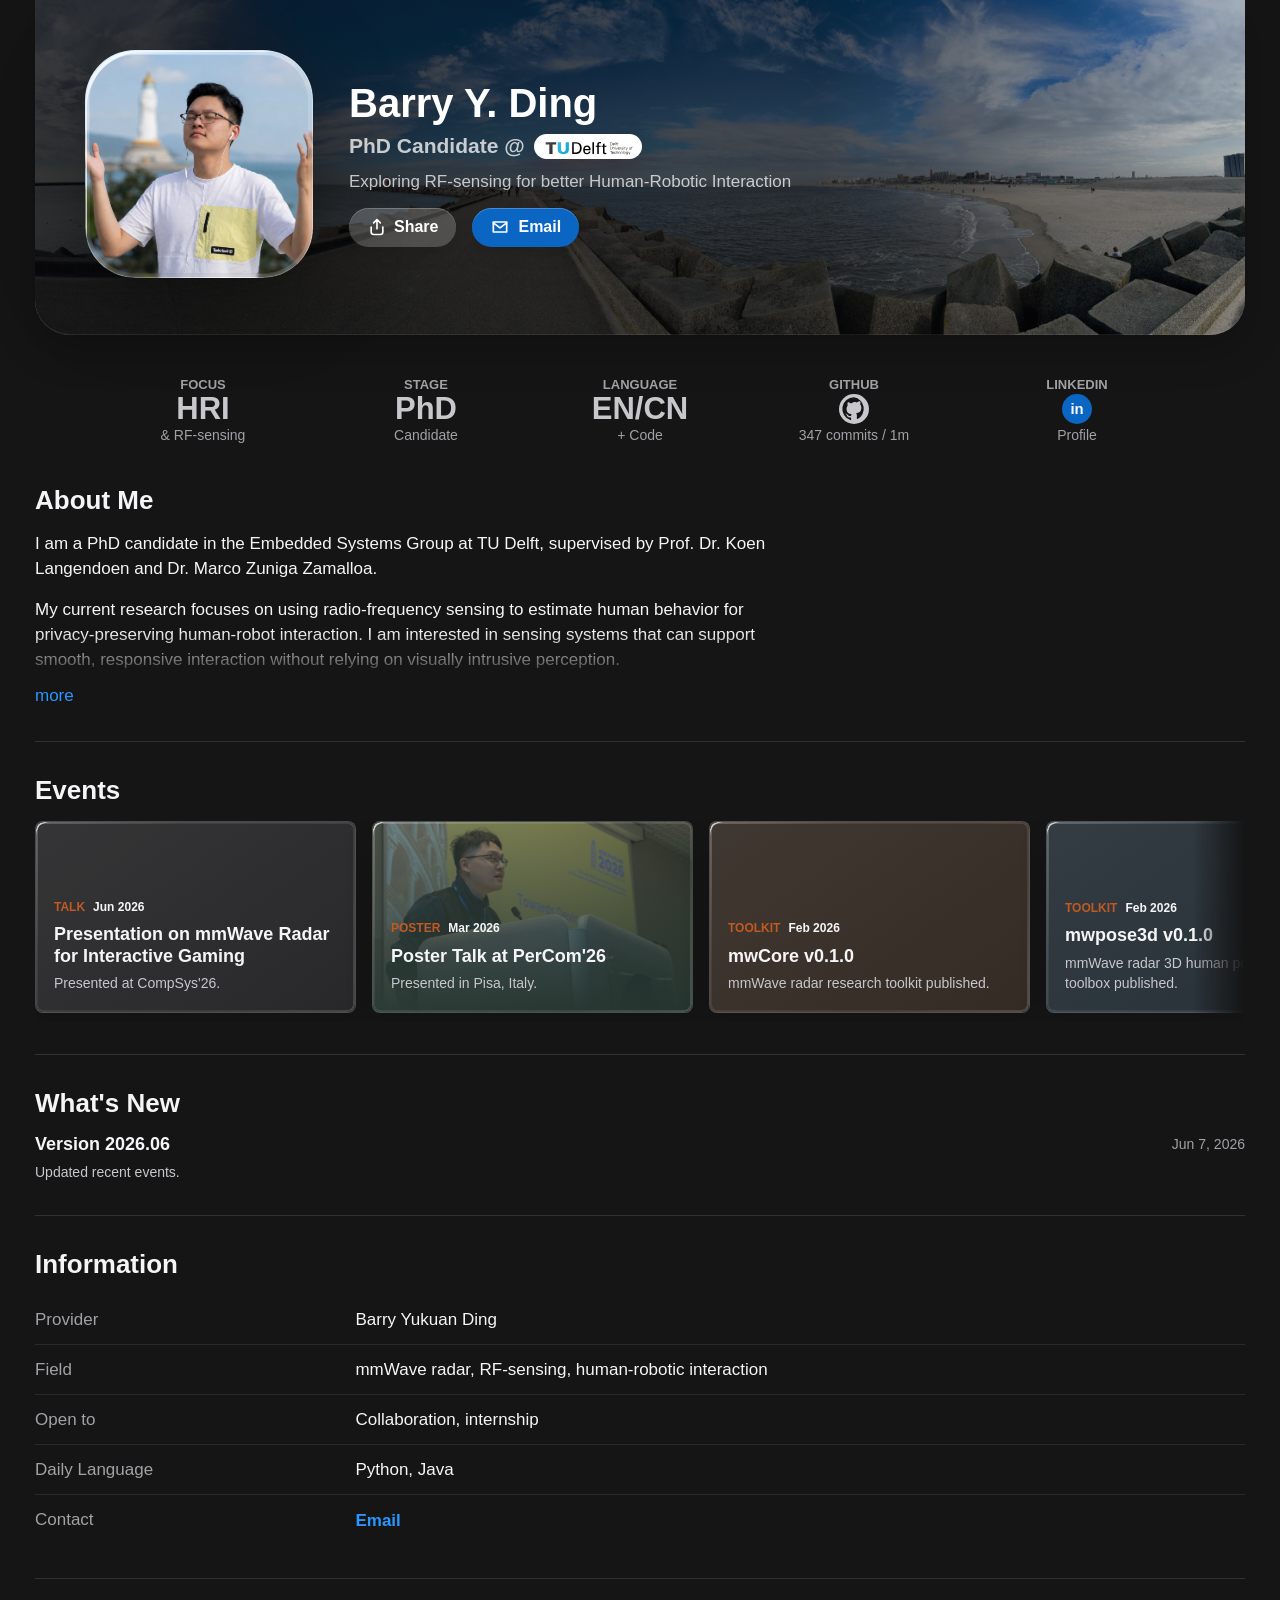
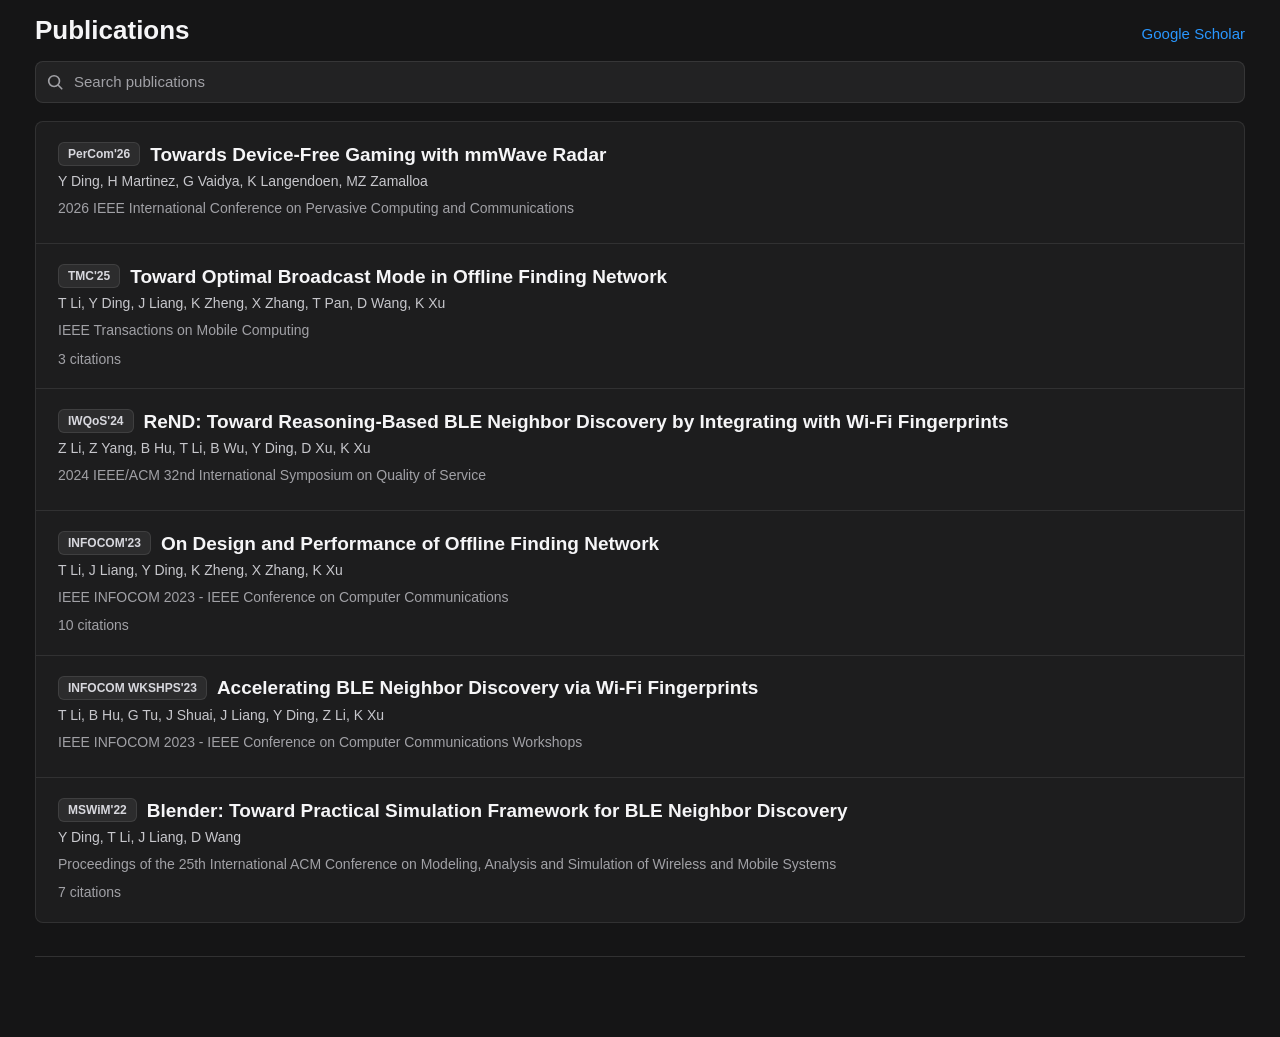
<file: index.html>
<!doctype html>
<html lang="en">
  <head>
    <meta charset="utf-8" />
    <meta name="viewport" content="width=device-width, initial-scale=1" />
    <title>Barry Y. Ding - PhD Candidate @ TU Delft</title>
    <meta
      name="description"
      content="A PhD student personal page presented as an App Store-style product profile."
    />
    <link rel="stylesheet" href="styles.css?v=20260607-8" />
  </head>
  <body>
    <svg class="svg-filters" aria-hidden="true" focusable="false">
      <filter id="liquid-displacement">
        <feTurbulence type="turbulence" baseFrequency="0.012" numOctaves="2" result="liquid-noise" />
        <feDisplacementMap in="SourceGraphic" in2="liquid-noise" scale="28" xChannelSelector="R" yChannelSelector="G" />
      </filter>
    </svg>
    <header class="site-header" aria-label="Page header">
      <div class="header-inner">
        <a class="brand-link" href="#top" aria-label="Barry Y. Ding profile home">
          <span class="brand-dot"></span>
          <span>Research Profile</span>
        </a>
        <nav class="top-links" aria-label="Profile sections">
          <a href="#about">About</a>
          <a href="#work">Work</a>
          <a href="#info">Info</a>
          <a href="#publications">Publications</a>
        </nav>
      </div>
    </header>

    <main id="top" class="page-shell">
      <section class="product-hero" aria-labelledby="profile-title">
        <div class="profile-icon">
          <img class="profile-photo" src="assets/profile.png" alt="Barry Y. Ding profile photo" />
        </div>

        <div class="profile-main">
          <h1 id="profile-title">Barry Y. Ding</h1>
          <p class="tagline">
            <span>PhD Candidate @</span>
            <span class="tud-logo-glass">
              <img class="tud-logo" src="assets/tu-delft-logo.svg" alt="TU Delft" />
            </span>
          </p>
          <p class="price-line hero-subline">
            <span>Exploring RF-sensing for better Human-Robotic Interaction</span>
          </p>
          <div class="hero-actions">
            <div class="share-menu">
              <button
                class="primary-pill share-button"
                type="button"
                aria-label="Share profile"
                aria-haspopup="true"
                aria-expanded="false"
              >
                <svg viewBox="0 0 24 24" aria-hidden="true">
                  <path d="M12 3v11m0-11 4 4m-4-4-4 4" />
                  <path d="M5 12v6a3 3 0 0 0 3 3h8a3 3 0 0 0 3-3v-6" />
                </svg>
                <span>Share</span>
              </button>
              <div class="share-options" role="menu" aria-label="Share destinations">
                <button type="button" role="menuitem" data-share-target="linkedin">
                  <span class="social-icon in" aria-hidden="true">in</span>
                  <span>LinkedIn</span>
                </button>
                <button type="button" role="menuitem" data-share-target="whatsapp">
                  <span class="social-icon wa" aria-hidden="true">W</span>
                  <span>WhatsApp</span>
                </button>
                <button type="button" role="menuitem" data-share-target="x">
                  <span class="social-icon x" aria-hidden="true">X</span>
                  <span>X</span>
                </button>
                <button type="button" role="menuitem" data-share-target="instagram">
                  <span class="social-icon ig" aria-hidden="true">Ig</span>
                  <span>Instagram</span>
                </button>
                <button type="button" role="menuitem" data-share-target="facebook">
                  <span class="social-icon fb" aria-hidden="true">f</span>
                  <span>Facebook</span>
                </button>
              </div>
            </div>
            <button class="email-button" type="button" data-email-button data-email-state="hidden">
              <svg class="email-main-icon" viewBox="0 0 24 24" aria-hidden="true">
                <path d="M4 6h16v12H4z" />
                <path d="m4 7 8 6 8-6" />
              </svg>
              <span data-email-label>Email</span>
              <span class="email-copy-ui" aria-hidden="true">
                <svg class="email-copy-icon" viewBox="0 0 24 24">
                  <rect x="8" y="8" width="11" height="11" rx="2" />
                  <path d="M5 15V7a2 2 0 0 1 2-2h8" />
                </svg>
                <svg class="email-done-icon" viewBox="0 0 24 24">
                  <circle cx="12" cy="12" r="9" />
                  <path d="m8 12 2.6 2.6L16.5 9" />
                </svg>
                <span class="email-copied-text">copied</span>
              </span>
            </button>
          </div>
        </div>
      </section>

      <section class="stats-strip" aria-label="Profile highlights">
        <article>
          <p class="stat-label">Focus</p>
          <p class="stat-value">HRI</p>
          <p class="stat-sub">&amp; RF-sensing</p>
        </article>
        <!--
        <article>
          <p class="stat-label">Citations</p>
          <p class="stat-value">20</p>
          <p class="stat-sub">Scholar</p>
        </article>
        -->
        <article>
          <p class="stat-label">Stage</p>
          <p class="stat-value">PhD</p>
          <p class="stat-sub">Candidate</p>
        </article>
        <!--
        <article>
          <p class="stat-label">Category</p>
          <p class="stat-icon" aria-hidden="true">
            <svg viewBox="0 0 24 24"><path d="M9 7V5a2 2 0 0 1 2-2h2a2 2 0 0 1 2 2v2" /><path d="M3 9a2 2 0 0 1 2-2h14a2 2 0 0 1 2 2v9a3 3 0 0 1-3 3H6a3 3 0 0 1-3-3Z" /><path d="M3 13h18" /></svg>
          </p>
          <p class="stat-sub">Research</p>
        </article>
        <article>
          <p class="stat-label">Developer</p>
          <p class="stat-icon" aria-hidden="true">
            <svg viewBox="0 0 24 24"><path d="M4 4h16v16H4z" /><path d="M9 10a3 3 0 1 0 6 0 3 3 0 0 0-6 0" /><path d="M8 19a4 4 0 0 1 8 0" /></svg>
          </p>
          <p class="stat-sub">Barry Y. Ding</p>
        </article>
        -->
        <article>
          <p class="stat-label">Language</p>
          <p class="stat-value">EN/CN</p>
          <p class="stat-sub">+ Code</p>
        </article>
        <a class="stat-link-card github-stat" href="https://github.com/barrydoooit" target="_blank" rel="noopener noreferrer">
          <p class="stat-label">GitHub</p>
          <p class="stat-value stat-brand-value" aria-hidden="true">
            <span class="stat-brand-circle github-circle">
              <svg viewBox="0 0 24 24">
                <path d="M12 2a10 10 0 0 0-3.16 19.49c.5.09.68-.22.68-.48v-1.7c-2.78.6-3.37-1.18-3.37-1.18-.45-1.15-1.1-1.46-1.1-1.46-.9-.62.07-.6.07-.6 1 .07 1.53 1.03 1.53 1.03.88 1.51 2.31 1.08 2.88.82.09-.64.35-1.08.63-1.33-2.22-.25-4.55-1.11-4.55-4.94 0-1.09.39-1.98 1.03-2.68-.1-.25-.45-1.27.1-2.64 0 0 .84-.27 2.75 1.02A9.56 9.56 0 0 1 12 6.02c.85 0 1.71.11 2.51.33 1.91-1.29 2.75-1.02 2.75-1.02.55 1.37.2 2.39.1 2.64.64.7 1.03 1.59 1.03 2.68 0 3.84-2.34 4.68-4.57 4.93.36.31.68.92.68 1.86v2.76c0 .27.18.58.69.48A10 10 0 0 0 12 2Z" />
              </svg>
            </span>
          </p>
          <p class="stat-sub"><span data-github-commits>--</span> <span data-github-commit-label>commits / 1m</span></p>
        </a>
        <a class="stat-link-card linkedin-stat" href="https://www.linkedin.com/in/barry-ding-77a25a385/" target="_blank" rel="noopener noreferrer">
          <p class="stat-label">LinkedIn</p>
          <p class="stat-value stat-brand-value" aria-hidden="true">
            <span class="stat-brand-circle linkedin-circle">
              <span class="linkedin-mark">in</span>
            </span>
          </p>
          <p class="stat-sub">Profile</p>
        </a>
      </section>

      <section id="about" class="section-block app-description" aria-labelledby="about-title">
        <h2 id="about-title">About Me</h2>
        <div class="description-copy collapsed" data-collapsible>
          <p>
            I am a PhD candidate in the Embedded Systems Group at TU Delft, supervised by Prof. Dr. Koen
            Langendoen and Dr. Marco Zuniga Zamalloa.
          </p>
          <p>
            My current research focuses on using radio-frequency sensing to estimate human behavior for
            privacy-preserving human-robot interaction. I am interested in sensing systems that can support
            smooth, responsive interaction without relying on visually intrusive perception.
          </p>
          <p>
            Before joining TU Delft, I received an MSc in Information Technology from the Hong Kong
            University of Science and Technology and a BSc in Computing from the Hong Kong Polytechnic
            University. During that period, I worked on wireless network systems, especially BLE-based
            sensing and localization.
          </p>
        </div>
        <button class="text-toggle" type="button" data-toggle>more</button>
      </section>

      <section id="work" class="section-block" aria-labelledby="events-title">
        <h2 id="events-title">Events</h2>
        <div class="event-grid">
          <article class="event-card">
            <p class="event-type"><span>TALK</span><span class="event-date">Jun 2026</span></p>
            <h3>Presentation on mmWave Radar for Interactive Gaming</h3>
            <p>Presented at CompSys'26.</p>
          </article>
          <article class="event-card">
            <p class="event-type"><span>POSTER</span><span class="event-date">Mar 2026</span></p>
            <h3>Poster Talk at PerCom'26</h3>
            <p>Presented in Pisa, Italy.</p>
          </article>
          <article class="event-card">
            <p class="event-type"><span>TOOLKIT</span><span class="event-date">Feb 2026</span></p>
            <h3>
              <a class="event-title-link" href="https://github.com/barrydoooit/mwCore/tree/mwcore-dev" target="_blank" rel="noopener noreferrer">
                mwCore v0.1.0
              </a>
            </h3>
            <p>mmWave radar research toolkit published.</p>
          </article>
          <article class="event-card">
            <p class="event-type"><span>TOOLKIT</span><span class="event-date">Feb 2026</span></p>
            <h3>
              <a class="event-title-link" href="https://github.com/barrydoooit/mwpose3d/tree/mwpose3d-dev" target="_blank" rel="noopener noreferrer">
                mwpose3d v0.1.0
              </a>
            </h3>
            <p>mmWave radar 3D human pose estimation toolbox published.</p>
          </article>
          <article class="event-card">
            <p class="event-type"><span>PAPER</span><span class="event-date">Dec 2025</span></p>
            <h3>Towards Device-Free Gaming with mmWave Radar</h3>
            <p>Accepted by PerCom'26.</p>
          </article>
          <article class="event-card">
            <p class="event-type"><span>PAPER</span><span class="event-date">Feb 2025</span></p>
            <h3>Toward Optimal Broadcast Mode in Offline Finding Network</h3>
            <p>Accepted by IEEE Transactions on Mobile Computing.</p>
          </article>
        </div>
      </section>

      <section class="section-block" aria-labelledby="whats-new-title">
        <h2 id="whats-new-title">What's New</h2>
        <div class="version-row">
          <div>
            <h3>Version 2026.06</h3>
            <p>Updated recent events.</p>
          </div>
          <span data-update-date="2026-06-07">Today</span>
        </div>
      </section>

      <section id="info" class="section-block information-block" aria-labelledby="info-title">
        <h2 id="info-title">Information</h2>
        <dl class="info-list">
          <div>
            <dt>Provider</dt>
            <dd>Barry Yukuan Ding</dd>
          </div>
          <div>
            <dt>Field</dt>
            <dd>mmWave radar, RF-sensing, human-robotic interaction</dd>
          </div>
          <div>
            <dt>Open to</dt>
            <dd>Collaboration, internship</dd>
          </div>
          <div>
            <dt>Daily Language</dt>
            <dd>Python, Java</dd>
          </div>
          <div>
            <dt>Contact</dt>
            <dd><button class="info-email-link" type="button" data-contact-email>Email</button></dd>
          </div>
        </dl>
      </section>

      <section id="publications" class="section-block publications-block" aria-labelledby="publications-title">
        <div class="section-heading publication-heading">
          <h2 id="publications-title">Publications</h2>
          <a
            class="section-link"
            href="https://scholar.google.com/citations?user=_ucq1RcAAAAJ"
            target="_blank"
            rel="noopener noreferrer"
            aria-label="Open Barry Y. DING Google Scholar profile"
          >Google Scholar</a>
        </div>

        <div class="publication-toolbar" aria-label="Publication controls">
          <label class="search-field">
            <svg viewBox="0 0 24 24" aria-hidden="true"><path d="m21 21-4.3-4.3" /><path d="M10.8 18a7.2 7.2 0 1 1 0-14.4 7.2 7.2 0 0 1 0 14.4Z" /></svg>
            <input type="search" placeholder="Search publications" data-publication-search />
          </label>
        </div>

        <div class="publication-list" data-publication-list></div>
      </section>
    </main>

    <script src="script.js?v=20260607-8"></script>
  </body>
</html>
</file>
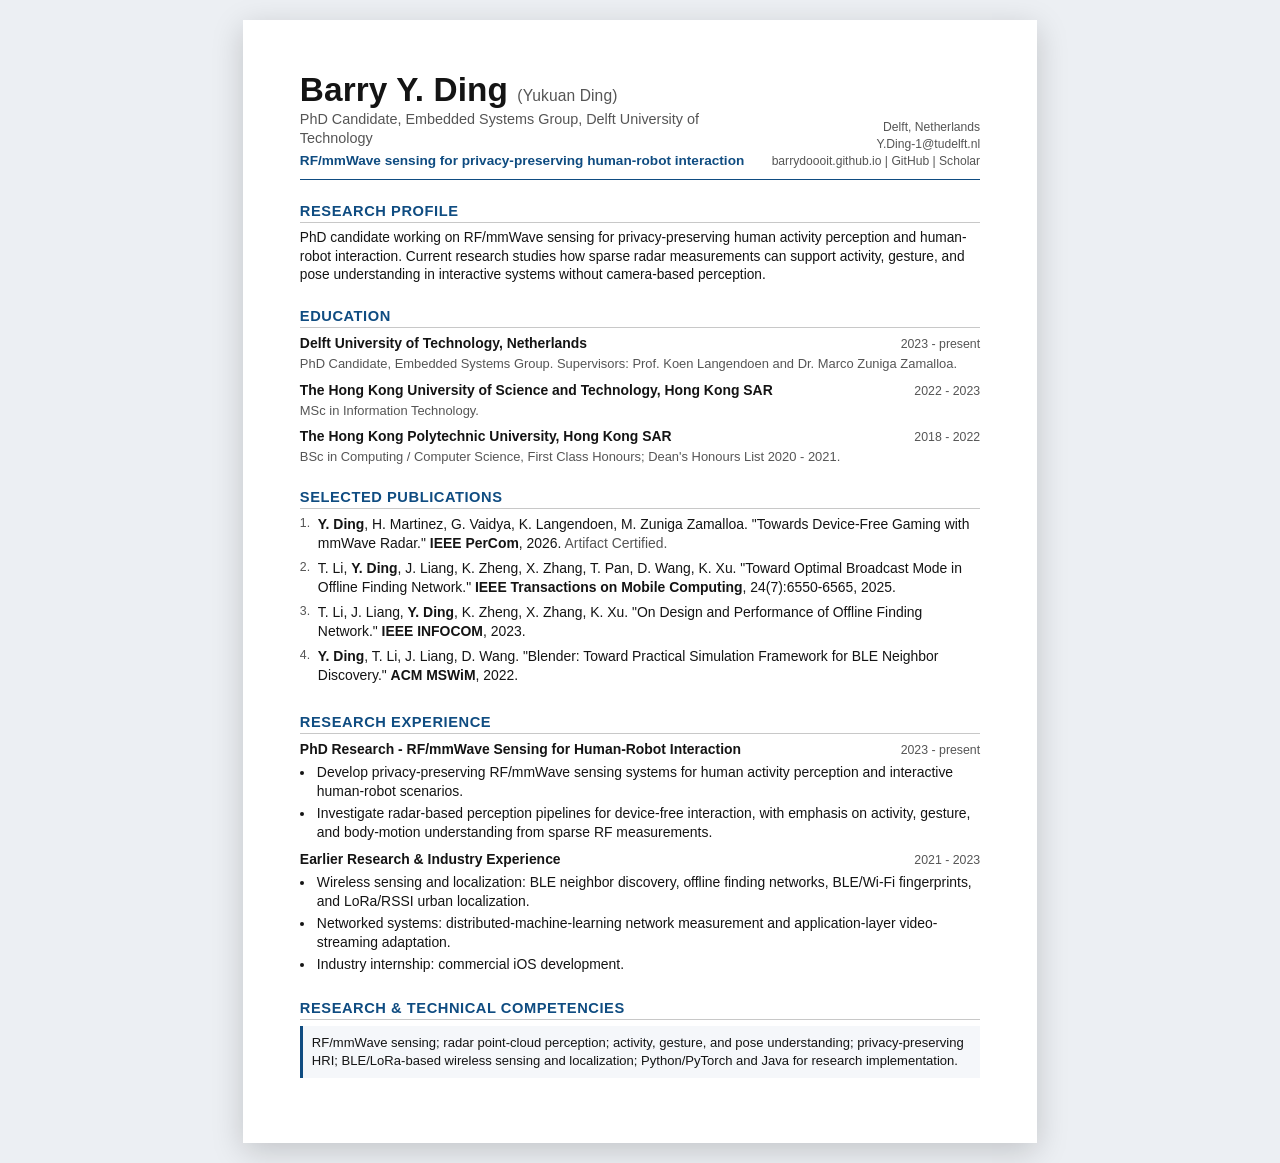
<file: curricular-vatae/index.html>
<!doctype html>
<html lang="en">
<head>
  <meta charset="utf-8">
  <meta name="viewport" content="width=device-width, initial-scale=1">
  <title>Barry Y. Ding - CV</title>
  <style>
    @page {
      size: A4;
      margin: 14mm 15mm;
    }

    :root {
      --ink: #141414;
      --muted: #555;
      --rule: #c8c8c8;
      --accent: #0f4c81;
      --soft: #f5f7fa;
    }

    * { box-sizing: border-box; }

    html, body {
      margin: 0;
      padding: 0;
      background: #eceff3;
      color: var(--ink);
      font-family: Arial, Helvetica, sans-serif;
      font-size: 10.45pt;
      line-height: 1.36;
    }

    body {
      -webkit-print-color-adjust: exact;
      print-color-adjust: exact;
    }

    .page {
      width: 210mm;
      height: 297mm;
      display: flex;
      flex-direction: column;
      justify-content: space-between;
      margin: 0 auto;
      background: #fff;
      padding: 14mm 15mm;
      box-shadow: 0 8px 30px rgba(0,0,0,0.18);
    }

    header {
      display: grid;
      grid-template-columns: 1fr auto;
      gap: 14px;
      align-items: end;
      padding-bottom: 8px;
      border-bottom: 1.6px solid var(--accent);
      margin-bottom: 12px;
    }

    h1 {
      margin: 0 0 3px 0;
      font-size: 25pt;
      letter-spacing: 0.1px;
      line-height: 1.02;
      font-weight: 700;
    }

    .also-known {
      font-size: 11.7pt;
      font-weight: 400;
      color: var(--muted);
      white-space: nowrap;
    }

    .subtitle {
      font-size: 10.8pt;
      color: var(--muted);
      margin-top: 3px;
    }

    .tagline {
      font-size: 10.2pt;
      margin-top: 3px;
      color: var(--accent);
      font-weight: 700;
    }

    .contact {
      text-align: right;
      font-size: 9.1pt;
      line-height: 1.42;
      white-space: nowrap;
      color: var(--muted);
    }

    a { color: inherit; text-decoration: none; }

    section { margin: 0 0 12px 0; }

    .section-title {
      font-size: 11pt;
      letter-spacing: 0.55px;
      text-transform: uppercase;
      color: var(--accent);
      font-weight: 700;
      border-bottom: 1px solid var(--rule);
      padding-bottom: 3px;
      margin: 0 0 6px 0;
      line-height: 1.05;
    }

    .profile {
      margin: 0;
      font-size: 10.3pt;
    }

    .entry { margin-bottom: 8px; }
    .entry:last-child { margin-bottom: 0; }

    .entry-head {
      display: flex;
      justify-content: space-between;
      gap: 12px;
      align-items: baseline;
    }

    .entry-title { font-weight: 700; }

    .entry-meta {
      color: var(--muted);
      font-size: 9.25pt;
      white-space: nowrap;
    }

    .entry-sub {
      margin-top: 2px;
      color: var(--muted);
      font-size: 9.7pt;
    }

    ul {
      margin: 4px 0 0 15px;
      padding: 0;
    }

    li {
      margin: 3px 0;
      padding-left: 2px;
    }

    .pubs {
      counter-reset: pubs;
      margin: 0;
      padding: 0;
      list-style: none;
    }

    .pubs li {
      counter-increment: pubs;
      position: relative;
      padding-left: 18px;
      margin: 6px 0;
    }

    .pubs li::before {
      content: counter(pubs) ".";
      position: absolute;
      left: 0;
      top: 0;
      color: var(--muted);
      font-size: 9.25pt;
    }

    .venue {
      font-weight: 700;
      white-space: nowrap;
    }

    .note-strip {
      background: var(--soft);
      border-left: 3.5px solid var(--accent);
      padding: 8px 9px;
      font-size: 9.8pt;
      margin-top: 4px;
    }

    @media screen {
      .page { margin: 20px auto; }
    }

    @media print {
      html, body { background: #fff; }
      .page {
        width: auto;
        height: calc(297mm - 28mm);
        min-height: auto;
        display: flex;
        flex-direction: column;
        justify-content: space-between;
        margin: 0;
        padding: 0;
        box-shadow: none;
      }
      a { color: inherit; }
    }
  </style>
</head>
<body>
  <main class="page">
    <header>
      <div>
        <h1>Barry Y. Ding <span class="also-known">(Yukuan Ding)</span></h1>
        <div class="subtitle">PhD Candidate, Embedded Systems Group, Delft University of Technology</div>
        <div class="tagline">RF/mmWave sensing for privacy-preserving human-robot interaction</div>
      </div>
      <div class="contact">
        Delft, Netherlands<br>
        <a href="mailto:Y.Ding-1@tudelft.nl">Y.Ding-1@tudelft.nl</a><br>
        <a href="https://barrydoooit.github.io/">barrydoooit.github.io</a> | <a href="https://github.com/barrydoooit">GitHub</a> | <a href="https://scholar.google.com/citations?user=_ucq1RcAAAAJ">Scholar</a>
      </div>
    </header>

    <section>
      <h2 class="section-title">Research Profile</h2>
      <p class="profile">PhD candidate working on RF/mmWave sensing for privacy-preserving human activity perception and human-robot interaction. Current research studies how sparse radar measurements can support activity, gesture, and pose understanding in interactive systems without camera-based perception.</p>
    </section>

    <section>
      <h2 class="section-title">Education</h2>
      <div class="entry">
        <div class="entry-head">
          <div class="entry-title">Delft University of Technology, Netherlands</div>
          <div class="entry-meta">2023 - present</div>
        </div>
        <div class="entry-sub">PhD Candidate, Embedded Systems Group. Supervisors: Prof. Koen Langendoen and Dr. Marco Zuniga Zamalloa.</div>
      </div>
      <div class="entry">
        <div class="entry-head">
          <div class="entry-title">The Hong Kong University of Science and Technology, Hong Kong SAR</div>
          <div class="entry-meta">2022 - 2023</div>
        </div>
        <div class="entry-sub">MSc in Information Technology.</div>
      </div>
      <div class="entry">
        <div class="entry-head">
          <div class="entry-title">The Hong Kong Polytechnic University, Hong Kong SAR</div>
          <div class="entry-meta">2018 - 2022</div>
        </div>
        <div class="entry-sub">BSc in Computing / Computer Science, First Class Honours; Dean's Honours List 2020 - 2021.</div>
      </div>
    </section>

    <section>
      <h2 class="section-title">Selected Publications</h2>
      <ol class="pubs">
        <li><strong>Y. Ding</strong>, H. Martinez, G. Vaidya, K. Langendoen, M. Zuniga Zamalloa. "Towards Device-Free Gaming with mmWave Radar." <span class="venue">IEEE PerCom</span>, 2026. <span style="color:#555;">Artifact Certified.</span></li>
        <li>T. Li, <strong>Y. Ding</strong>, J. Liang, K. Zheng, X. Zhang, T. Pan, D. Wang, K. Xu. "Toward Optimal Broadcast Mode in Offline Finding Network." <span class="venue">IEEE Transactions on Mobile Computing</span>, 24(7):6550-6565, 2025.</li>
        <li>T. Li, J. Liang, <strong>Y. Ding</strong>, K. Zheng, X. Zhang, K. Xu. "On Design and Performance of Offline Finding Network." <span class="venue">IEEE INFOCOM</span>, 2023.</li>
        <li><strong>Y. Ding</strong>, T. Li, J. Liang, D. Wang. "Blender: Toward Practical Simulation Framework for BLE Neighbor Discovery." <span class="venue">ACM MSWiM</span>, 2022.</li>
      </ol>
    </section>

    <section>
      <h2 class="section-title">Research Experience</h2>
      <div class="entry">
        <div class="entry-head">
          <div class="entry-title">PhD Research - RF/mmWave Sensing for Human-Robot Interaction</div>
          <div class="entry-meta">2023 - present</div>
        </div>
        <ul>
          <li>Develop privacy-preserving RF/mmWave sensing systems for human activity perception and interactive human-robot scenarios.</li>
          <li>Investigate radar-based perception pipelines for device-free interaction, with emphasis on activity, gesture, and body-motion understanding from sparse RF measurements.</li>
        </ul>
      </div>
      <div class="entry">
        <div class="entry-head">
          <div class="entry-title">Earlier Research & Industry Experience</div>
          <div class="entry-meta">2021 - 2023</div>
        </div>
        <ul>
          <li>Wireless sensing and localization: BLE neighbor discovery, offline finding networks, BLE/Wi-Fi fingerprints, and LoRa/RSSI urban localization.</li>
          <li>Networked systems: distributed-machine-learning network measurement and application-layer video-streaming adaptation.</li>
          <li>Industry internship: commercial iOS development.</li>
        </ul>
      </div>
    </section>

    <section>
      <h2 class="section-title">Research &amp; Technical Competencies</h2>
      <div class="note-strip">RF/mmWave sensing; radar point-cloud perception; activity, gesture, and pose understanding; privacy-preserving HRI; BLE/LoRa-based wireless sensing and localization; Python/PyTorch and Java for research implementation.</div>
    </section>
  </main>
</body>
</html>
</file>
<file: styles.css>
:root {
  color-scheme: dark;
  --page: #151516;
  --text: #f5f5f7;
  --muted: #c7c7cc;
  --secondary: #a1a1a6;
  --hairline: rgba(255, 255, 255, 0.12);
  --soft-line: rgba(255, 255, 255, 0.09);
  --panel: #242426;
  --panel-deep: #303034;
  --link: #2997ff;
  --button: rgba(255, 255, 255, 0.19);
  --button-hover: rgba(255, 255, 255, 0.26);
  --green: #248a3d;
  --orange: #c05a22;
  --violet: #6e56cf;
  --radius: 8px;
  --max: 100%;
}

* {
  box-sizing: border-box;
}

html {
  scroll-behavior: smooth;
  -webkit-text-size-adjust: 100%;
  text-size-adjust: 100%;
}

body {
  margin: 0;
  background: var(--page);
  color: var(--text);
  font-family: -apple-system, BlinkMacSystemFont, "SF Pro Text", "Helvetica Neue", Arial, sans-serif;
  font-size: 17px;
  line-height: 1.47059;
}

.svg-filters {
  position: absolute;
  width: 0;
  height: 0;
  overflow: hidden;
}

a {
  color: var(--link);
  text-decoration: none;
}

a:hover {
  text-decoration: underline;
}

button {
  font: inherit;
}

.site-header {
  display: none;
}

.header-inner {
  display: flex;
  align-items: center;
  justify-content: space-between;
  width: min(100%, var(--max));
  min-height: 48px;
  margin: 0 auto;
  padding: 0 22px;
}

.brand-link,
.top-links {
  display: flex;
  align-items: center;
  gap: 20px;
  color: rgba(29, 29, 31, 0.82);
  color: rgba(245, 245, 247, 0.82);
  font-size: 13px;
  white-space: nowrap;
}

.brand-link {
  gap: 8px;
  font-weight: 600;
}

.brand-dot {
  width: 19px;
  height: 19px;
  border-radius: 5px;
  background:
    linear-gradient(135deg, rgba(255, 255, 255, 0.8), transparent 45%),
    linear-gradient(135deg, #4f8cff, #42d392 58%, #ffb65c);
  box-shadow: inset 0 0 0 1px rgba(255, 255, 255, 0.34);
}

.page-shell {
  width: min(100%, var(--max));
  margin: 0 auto;
  padding: 0 35px 80px;
}

.product-hero {
  position: relative;
  z-index: 2;
  --hero-gradient-hold: 720px;
  --hero-gradient-fade-1: 820px;
  --hero-gradient-fade-2: 940px;
  --hero-gradient-fade-3: 1060px;
  --hero-gradient-end: 1220px;
  display: grid;
  grid-template-columns: 228px minmax(0, 1fr);
  gap: 36px;
  align-items: center;
  min-height: 335px;
  overflow: visible;
  padding: 48px 50px 55px;
  border: 0;
  border-radius: 0 0 35px 35px;
  background: #202124;
  box-shadow:
    inset 0 -1px 0 rgba(255, 255, 255, 0.08),
    0 14px 42px rgba(0, 0, 0, 0.22);
}

.product-hero::before,
.product-hero::after {
  content: "";
  position: absolute;
  inset: 0;
  border-radius: inherit;
  pointer-events: none;
}

.product-hero::before {
  z-index: 0;
  background: url("assets/banner.jpeg") center / cover no-repeat;
}

.product-hero::after {
  z-index: 0;
  background:
    linear-gradient(
      90deg,
      rgba(9, 9, 11, 0.78) 0,
      rgba(9, 9, 11, 0.76) 22%,
      rgba(9, 9, 11, 0.7) var(--hero-gradient-hold),
      rgba(9, 9, 11, 0.56) var(--hero-gradient-fade-1),
      rgba(9, 9, 11, 0.34) var(--hero-gradient-fade-2),
      rgba(9, 9, 11, 0.14) var(--hero-gradient-fade-3),
      rgba(9, 9, 11, 0) var(--hero-gradient-end)
    );
  box-shadow: inset 0 -1px 0 rgba(255, 255, 255, 0.08);
}

.product-hero > * {
  position: relative;
  z-index: 1;
}

.profile-icon {
  position: relative;
  width: 228px;
  aspect-ratio: 1;
  overflow: hidden;
  isolation: isolate;
  border-radius: 22%;
  background:
    radial-gradient(circle at 26% 18%, rgba(255, 255, 255, 0.2), transparent 30%),
    linear-gradient(145deg, rgba(255, 255, 255, 0.24), rgba(255, 255, 255, 0.02) 34%, rgba(0, 0, 0, 0.16) 100%);
  filter: drop-shadow(0 18px 42px rgba(0, 0, 0, 0.34));
  box-shadow:
    inset 0 0 0 1px rgba(255, 255, 255, 0.18),
    inset 0 -18px 28px rgba(0, 0, 0, 0.16);
}

.profile-icon::before,
.profile-icon::after {
  content: "";
  position: absolute;
  inset: 0;
  z-index: 2;
  box-sizing: border-box;
  padding: 4px;
  border-radius: inherit;
  pointer-events: none;
  -webkit-mask:
    linear-gradient(#000 0 0) content-box,
    linear-gradient(#000 0 0);
  -webkit-mask-composite: xor;
  mask:
    linear-gradient(#000 0 0) content-box,
    linear-gradient(#000 0 0);
  mask-composite: exclude;
}

.profile-icon::before {
  border: 1px solid rgba(255, 255, 255, 0.34);
  backdrop-filter: brightness(1.1) blur(1.5px);
  -webkit-backdrop-filter: brightness(1.1) blur(1.5px);
  box-shadow:
    inset 7px 7px 0 -6px rgba(255, 255, 255, 0.72),
    inset 0 0 10px 1px rgba(255, 255, 255, 0.28),
    inset 0 -18px 26px rgba(0, 0, 0, 0.18);
}

.profile-icon::after {
  background:
    radial-gradient(ellipse at 24% 12%, rgba(255, 255, 255, 0.62), rgba(255, 255, 255, 0.18) 18%, rgba(255, 255, 255, 0) 42%),
    linear-gradient(145deg, rgba(255, 255, 255, 0.24), rgba(255, 255, 255, 0) 35%),
    linear-gradient(315deg, rgba(255, 255, 255, 0.14), rgba(255, 255, 255, 0) 28%);
  mix-blend-mode: screen;
}

.profile-photo {
  position: absolute;
  inset: 3px;
  z-index: 1;
  display: block;
  width: calc(100% - 6px);
  height: calc(100% - 6px);
  border-radius: 20%;
  object-fit: cover;
  object-position: center 46%;
  transform: scale(1.22);
  transform-origin: center 46%;
}

.profile-main {
  position: relative;
  min-width: 0;
}

.platform-label {
  margin: 0 0 6px;
  color: var(--secondary);
  font-size: 15px;
}

h1,
h2,
h3,
p {
  margin-top: 0;
}

h1 {
  margin-bottom: 6px;
  color: #fff;
  font-size: 40px;
  line-height: 1.1;
  font-weight: 750;
  letter-spacing: 0;
}

.tagline {
  display: flex;
  flex-wrap: wrap;
  align-items: center;
  gap: 9px;
  margin-bottom: 7px;
  color: rgba(255, 255, 255, 0.75);
  font-size: 21px;
  font-weight: 700;
}

.tud-logo-glass {
  position: relative;
  display: inline-block;
  width: 108px;
  height: 25px;
  overflow: hidden;
  border: 1px solid rgba(255, 255, 255, 0.22);
  border-radius: 999px;
  background: #fff;
  box-shadow:
    inset 0 1px 0 rgba(255, 255, 255, 0.72),
    inset 0 -1px 0 rgba(255, 255, 255, 0.18),
    0 8px 22px rgba(70, 0, 0, 0.18);
}

.tud-logo-glass::after {
  content: "";
  position: absolute;
  inset: 0;
  border-radius: inherit;
  background: linear-gradient(120deg, rgba(255, 255, 255, 0.42), rgba(255, 255, 255, 0) 42%);
  pointer-events: none;
}

.tud-logo {
  position: absolute;
  top: -22px;
  left: -7px;
  display: block;
  width: 122px;
  height: 59px;
}

.price-line {
  margin-bottom: 14px;
  color: rgba(255, 255, 255, 0.73);
  font-size: 17px;
}

.hero-subline {
  display: flex;
  flex-wrap: wrap;
  align-items: center;
  gap: 10px;
}

.hero-actions {
  display: flex;
  align-items: center;
  gap: 16px;
}

.share-menu {
  position: relative;
  display: inline-flex;
}

.email-button {
  display: inline-flex;
  align-items: center;
  justify-content: center;
  gap: 8px;
  min-width: 82px;
  height: 39px;
  padding: 7px 18px 8px;
  border: 0;
  border-radius: 999px;
  background: #0a66c2;
  color: #fff;
  box-shadow:
    inset 0 1px 0 rgba(255, 255, 255, 0.24),
    0 7px 18px rgba(0, 0, 0, 0.14);
  cursor: pointer;
  font-size: 16px;
  font-weight: 700;
  line-height: 1;
  transform-origin: center;
  transition:
    background 160ms ease,
    box-shadow 160ms ease,
    min-width 220ms ease,
    padding 220ms ease,
    transform 180ms ease;
}

.email-button:hover,
.email-button:focus-visible {
  background: #0b72d9;
  box-shadow:
    inset 0 1px 0 rgba(255, 255, 255, 0.34),
    0 10px 24px rgba(0, 0, 0, 0.2);
  outline: 0;
  transform: translateY(-1px);
}

.email-button:active {
  background: #085daf;
  box-shadow:
    inset 0 1px 2px rgba(0, 0, 0, 0.16),
    0 3px 10px rgba(0, 0, 0, 0.16);
  transform: translateY(0) scale(0.97);
}

.email-button.is-jumping {
  animation: email-pop-out 760ms cubic-bezier(0.18, 0.88, 0.2, 1.12);
}

@keyframes email-pop-out {
  0% {
    transform: translateY(0) scale(1);
    box-shadow:
      inset 0 1px 0 rgba(255, 255, 255, 0.24),
      0 7px 18px rgba(0, 0, 0, 0.14);
  }

  30% {
    transform: translateY(-19px) scale(1.18);
    box-shadow:
      inset 0 1px 0 rgba(255, 255, 255, 0.34),
      0 28px 38px rgba(0, 0, 0, 0.28);
  }

  58% {
    transform: translateY(7px) scale(0.97);
  }

  78% {
    transform: translateY(-3px) scale(1.03);
  }

  100% {
    transform: translateY(0) scale(1);
    box-shadow:
      inset 0 1px 0 rgba(255, 255, 255, 0.24),
      0 7px 18px rgba(0, 0, 0, 0.14);
  }
}

.email-button[data-email-state="revealed"],
.email-button[data-email-state="copied"] {
  min-width: 232px;
}

.email-main-icon {
  width: 20px;
  height: 20px;
}

.email-button[data-email-state="copied"] {
  padding-right: 22px;
  transform: scale(1.05);
}

.email-copy-ui {
  position: relative;
  display: none;
  align-items: center;
  gap: 6px;
  min-width: 18px;
}

.email-button[data-email-state="revealed"] .email-copy-ui,
.email-button[data-email-state="copied"] .email-copy-ui {
  display: inline-flex;
}

.email-copy-icon,
.email-done-icon {
  width: 18px;
  height: 18px;
  transition:
    opacity 170ms ease,
    transform 190ms ease;
}

.email-copy-icon {
  opacity: 1;
  transform: scale(1);
}

.email-done-icon {
  position: absolute;
  left: 0;
  opacity: 0;
  transform: scale(0.72) rotate(-16deg);
}

.email-copied-text {
  display: inline-block;
  max-width: 0;
  overflow: hidden;
  opacity: 0;
  white-space: nowrap;
  transition:
    max-width 220ms ease,
    opacity 160ms ease;
}

.email-button[data-email-state="copied"] .email-copy-icon {
  opacity: 0;
  transform: scale(0.72) rotate(12deg);
}

.email-button[data-email-state="copied"] .email-done-icon {
  opacity: 1;
  transform: scale(1) rotate(0);
}

.email-button[data-email-state="copied"] .email-copied-text {
  max-width: 64px;
  opacity: 1;
}

.primary-pill {
  display: inline-flex;
  align-items: center;
  justify-content: center;
  min-width: 82px;
  min-height: 37px;
  padding: 7px 18px 8px;
  border-radius: 999px;
  background: var(--button);
  color: #fff;
  font-size: 16px;
  font-weight: 600;
  line-height: 1;
}

.hero-actions .share-button.primary-pill {
  display: inline-flex;
  gap: 7px;
  width: auto;
  min-width: 105px;
  height: 39px;
  border: 0;
  background: rgba(255, 255, 255, 0.2);
  box-shadow:
    inset 0 1px 0 rgba(255, 255, 255, 0.22),
    0 7px 18px rgba(0, 0, 0, 0.12);
  transition:
    background 160ms ease,
    box-shadow 160ms ease,
    transform 160ms ease;
}

.hero-actions .share-button.primary-pill svg {
  width: 20px;
  height: 20px;
}

.hero-actions .share-button.primary-pill:hover,
.hero-actions .share-button.primary-pill:focus-visible {
  background: rgba(255, 255, 255, 0.28);
  box-shadow:
    inset 0 1px 0 rgba(255, 255, 255, 0.32),
    0 10px 24px rgba(0, 0, 0, 0.18);
  outline: 0;
  transform: translateY(-1px);
}

.hero-actions .share-button.primary-pill:active {
  background: rgba(255, 255, 255, 0.18);
  box-shadow:
    inset 0 1px 2px rgba(0, 0, 0, 0.12),
    0 3px 10px rgba(0, 0, 0, 0.14);
  transform: translateY(0) scale(0.97);
}

.share-options {
  position: absolute;
  top: 0;
  left: calc(100% + 12px);
  z-index: 4;
  display: grid;
  gap: 5px;
  width: 190px;
  padding: 8px;
  border: 1px solid rgba(255, 255, 255, 0.18);
  border-radius: 16px;
  background: rgba(246, 246, 248, 0.78);
  box-shadow:
    0 18px 45px rgba(0, 0, 0, 0.24),
    inset 0 1px 0 rgba(255, 255, 255, 0.5);
  backdrop-filter: saturate(170%) blur(18px);
  -webkit-backdrop-filter: saturate(170%) blur(18px);
  opacity: 0;
  pointer-events: none;
  transform: translateX(-4px) scale(0.98);
  transform-origin: left center;
  transition:
    opacity 150ms ease,
    transform 170ms ease;
}

.share-menu.is-open .share-options {
  opacity: 1;
  pointer-events: auto;
  transform: translateX(0) scale(1);
}

.share-menu.is-open .share-button {
  background: var(--button-hover);
}

.share-options button {
  display: flex;
  align-items: center;
  gap: 10px;
  width: 100%;
  min-width: 0;
  min-height: 42px;
  padding: 8px 10px;
  border: 0;
  border-radius: 11px;
  background: transparent;
  color: #1d1d1f;
  text-align: left;
  cursor: pointer;
}

.share-options button:hover,
.share-options button:focus-visible {
  background: rgba(255, 255, 255, 0.78);
  outline: 0;
}

.social-icon {
  display: inline-grid;
  place-items: center;
  flex: 0 0 auto;
  width: 25px;
  height: 25px;
  border-radius: 50%;
  color: #fff;
  font-size: 11px;
  font-weight: 800;
  line-height: 1;
}

.social-icon.in {
  background: #0a66c2;
}

.social-icon.wa {
  background: #25d366;
}

.social-icon.x {
  background: #000;
}

.social-icon.ig {
  background: linear-gradient(135deg, #f58529, #dd2a7b 52%, #515bd4);
  font-size: 9px;
}

.social-icon.fb {
  background: #1877f2;
  font-size: 15px;
}

.primary-pill:hover {
  background: var(--button-hover);
  text-decoration: none;
}

.share-button,
.icon-control {
  display: inline-grid;
  place-items: center;
  width: 32px;
  height: 32px;
  border: 0;
  border-radius: 999px;
  background: transparent;
  color: #fff;
  cursor: pointer;
}

.share-button:hover,
.icon-control:hover {
  background: rgba(255, 255, 255, 0.11);
}

svg {
  width: 21px;
  height: 21px;
  fill: none;
  stroke: currentColor;
  stroke-width: 2;
  stroke-linecap: round;
  stroke-linejoin: round;
}

.stats-strip {
  display: grid;
  grid-template-columns: repeat(5, minmax(0, 1fr));
  gap: 0;
  padding: 31px 70px 0;
  border-bottom: 0;
  scrollbar-width: none;
}

.stats-strip::-webkit-scrollbar {
  display: none;
}

.stats-strip article,
.stat-link-card {
  display: grid;
  grid-template-rows: 18px 32px 18px;
  align-content: center;
  align-items: start;
  justify-items: center;
  min-height: 86px;
  padding: 0 18px;
  border-right: 0;
  text-align: center;
}

.stats-strip article:first-child,
.stat-link-card:first-child {
  padding-left: 0;
}

.stats-strip article:last-child,
.stat-link-card:last-child {
  border-right: 0;
  padding-right: 0;
}

.stat-link-card {
  position: relative;
  display: grid;
  overflow: hidden;
  border-radius: 14px;
  color: inherit;
  text-decoration: none;
  transition:
    box-shadow 170ms ease,
    transform 170ms ease;
}

.stat-link-card::before {
  content: "";
  position: absolute;
  left: 50%;
  top: 50%;
  width: 312px;
  height: 312px;
  border-radius: 50%;
  background:
    radial-gradient(
      circle,
      var(--stat-glow, rgba(255, 255, 255, 0.18)) 0%,
      color-mix(in srgb, var(--stat-glow, rgba(255, 255, 255, 0.18)) 82%, transparent) 18%,
      color-mix(in srgb, var(--stat-glow, rgba(255, 255, 255, 0.18)) 48%, transparent) 34%,
      color-mix(in srgb, var(--stat-glow, rgba(255, 255, 255, 0.18)) 19%, transparent) 50%,
      color-mix(in srgb, var(--stat-glow, rgba(255, 255, 255, 0.18)) 6%, transparent) 64%,
      transparent 78%
    );
  opacity: 0;
  transform: translate(-50%, -50%) scale(0.52);
  transition:
    opacity 180ms ease,
    transform 240ms cubic-bezier(0.2, 0.8, 0.2, 1);
}

.stat-link-card > * {
  position: relative;
  z-index: 1;
}

.github-stat {
  --stat-glow: rgba(199, 199, 204, 0.28);
}

.linkedin-stat {
  --stat-glow: rgba(10, 102, 194, 0.34);
}

.stat-link-card:hover,
.stat-link-card:focus-visible {
  box-shadow: none;
  outline: 0;
  text-decoration: none;
}

.stat-link-card:hover::before,
.stat-link-card:focus-visible::before {
  opacity: 1;
  transform: translate(-50%, -50%) scale(1);
}

.stat-link-card:active {
  transform: translateY(0) scale(0.985);
}

.stat-label,
.stat-sub {
  margin: 0;
  color: var(--secondary);
  font-size: 13px;
  font-weight: 700;
  text-transform: uppercase;
}

.stat-value {
  margin: 0;
  color: #c7c7cc;
  font-size: 31px;
  font-weight: 750;
  line-height: 1.02;
}

.stat-sub {
  text-transform: none;
  font-size: 14px;
  font-weight: 500;
}

.stats-strip .stat-label {
  grid-row: 1;
}

.stats-strip .stat-value,
.stats-strip .stat-icon {
  grid-row: 2;
  align-self: center;
}

.stats-strip .stat-sub {
  grid-row: 3;
}

.stat-stars {
  margin-top: 4px;
  color: #c7c7cc;
  font-size: 15px;
  letter-spacing: 0;
}

.stat-icon {
  display: grid;
  place-items: center;
  margin: 1px 0 5px;
  color: #c7c7cc;
}

.stat-icon svg {
  width: 34px;
  height: 34px;
  stroke-width: 1.9;
}

.stat-brand-value {
  display: grid;
  place-items: center;
}

.stat-brand-circle {
  display: grid;
  place-items: center;
  width: 0.98em;
  height: 0.98em;
  margin: 0 auto;
  overflow: hidden;
  border-radius: 50%;
  line-height: 1;
}

.github-circle {
  background: #c7c7cc;
  color: #151516;
}

.github-circle svg {
  width: 0.9em;
  height: 0.9em;
  fill: currentColor;
  stroke: none;
}

.linkedin-circle {
  background: #0a66c2;
  color: #fff;
}

.linkedin-mark {
  font-size: 0.48em;
  font-weight: 850;
  line-height: 1;
}

.section-block {
  padding: 33px 0;
  border-bottom: 1px solid var(--hairline);
}

.section-heading {
  display: flex;
  align-items: center;
  justify-content: space-between;
  gap: 18px;
  margin-bottom: 16px;
}

.section-note {
  margin: 6px 0 0;
  color: var(--secondary);
  font-size: 14px;
}

.section-link {
  flex: 0 0 auto;
  font-size: 15px;
}

h2 {
  margin-bottom: 16px;
  font-size: 26px;
  line-height: 1.15385;
  font-weight: 700;
  letter-spacing: 0;
}

.section-heading h2 {
  margin-bottom: 0;
}

.description-copy {
  max-width: 760px;
  color: var(--text);
}

.description-copy p {
  margin-bottom: 16px;
}

.description-copy.collapsed {
  position: relative;
  max-height: 152px;
  overflow: hidden;
}

.description-copy.collapsed::after {
  content: "";
  position: absolute;
  right: 0;
  bottom: 0;
  left: 0;
  height: 52px;
  background: linear-gradient(to bottom, rgba(21, 21, 22, 0), var(--page));
}

.text-toggle {
  border: 0;
  background: transparent;
  color: var(--link);
  padding: 0;
  cursor: pointer;
}

.publications-block {
  padding-top: 36px;
}

.publication-heading {
  align-items: end;
}

.publication-toolbar {
  display: block;
  margin-bottom: 18px;
}

.search-field {
  display: flex;
  align-items: center;
  gap: 8px;
  min-height: 38px;
  padding: 8px 10px;
  border: 1px solid var(--soft-line);
  border-radius: var(--radius);
  background: rgba(255, 255, 255, 0.06);
  color: var(--secondary);
}

.search-field svg {
  flex: 0 0 auto;
  width: 18px;
  height: 18px;
  stroke-width: 2.2;
}

.search-field input {
  width: 100%;
  min-width: 0;
  border: 0;
  outline: 0;
  background: transparent;
  color: var(--text);
  font: inherit;
  font-size: 15px;
}

.search-field input::placeholder {
  color: var(--secondary);
}

.publication-list {
  overflow: hidden;
  border: 1px solid var(--soft-line);
  border-radius: var(--radius);
  background: rgba(255, 255, 255, 0.035);
}

.publication-item {
  display: block;
  padding: 20px 22px 19px;
  border-top: 1px solid var(--soft-line);
}

.publication-item:first-child {
  border-top: 0;
}

.publication-item[hidden] {
  display: none;
}

.publication-body {
  min-width: 0;
}

.publication-topline {
  display: flex;
  gap: 10px;
  align-items: center;
  margin-bottom: 5px;
}

.publication-topline h3 {
  display: flex;
  align-items: center;
  margin: 0;
  min-height: 24px;
  font-size: 19px;
  line-height: 1.22;
  letter-spacing: 0;
}

.publication-title-link {
  position: relative;
  display: inline-flex;
  align-items: center;
  min-height: 24px;
  color: var(--text);
  text-decoration: none;
  transition:
    color 180ms ease,
    transform 180ms ease;
}

.publication-title-link::after {
  content: "";
  position: absolute;
  right: 0;
  bottom: 2px;
  left: 0;
  height: 1px;
  border-radius: 999px;
  background: linear-gradient(90deg, rgba(41, 151, 255, 0), rgba(41, 151, 255, 0.92));
  opacity: 0;
  transform: scaleX(0.18) translateY(4px);
  transform-origin: left center;
  transition:
    opacity 180ms ease,
    transform 220ms ease;
}

.publication-title-link:hover,
.publication-title-link:focus-visible {
  color: #f5f5f7;
  text-decoration: none;
  transform: translateX(4px);
}

.publication-title-link:hover::after,
.publication-title-link:focus-visible::after {
  opacity: 1;
  transform: scaleX(1) translateY(0);
}

.publication-meta,
.publication-venue {
  margin-bottom: 6px;
  font-size: 14px;
}

.publication-meta {
  color: var(--muted);
}

.publication-venue {
  color: var(--secondary);
}

.publication-footer {
  display: flex;
  flex-wrap: wrap;
  gap: 8px 10px;
  align-items: center;
  margin-top: 8px;
  color: var(--secondary);
  font-size: 14px;
}

.pub-badge {
  display: inline-flex;
  flex: 0 0 auto;
  align-items: center;
  height: 24px;
  justify-content: center;
  padding: 0 9px;
  border: 1px solid var(--soft-line);
  border-radius: 6px;
  color: #d8d8de;
  background: rgba(255, 255, 255, 0.07);
  font-size: 12px;
  font-weight: 700;
  line-height: 1;
  font-variant-numeric: tabular-nums;
}

.event-grid {
  display: grid;
  grid-auto-flow: column;
  grid-auto-columns: clamp(321px, calc(25.5% - 16.32px), 599px);
  gap: 16px;
  padding: 0 20px 8px 0;
  overflow-x: auto;
  overflow-y: hidden;
  overscroll-behavior-x: contain;
  scroll-padding-inline: 0 20px;
  scroll-snap-type: x proximity;
  scroll-behavior: smooth;
  scrollbar-width: none;
  touch-action: pan-x pan-y pinch-zoom;
  -webkit-overflow-scrolling: touch;
  mask-image: linear-gradient(90deg, #000 0, #000 calc(100% - 52px), transparent 100%);
}

.event-grid::-webkit-scrollbar {
  display: none;
}

.review-grid {
  display: grid;
  grid-template-columns: repeat(3, minmax(0, 1fr));
  gap: 16px;
}

.event-card,
.review-card {
  min-height: 192px;
  padding: 18px;
  border: 1px solid rgba(255, 255, 255, 0.14);
  border-radius: var(--radius);
  background: var(--panel);
}

.event-card {
  position: relative;
  display: flex;
  flex-direction: column;
  justify-content: end;
  overflow: hidden;
  isolation: isolate;
  scroll-snap-align: start;
  scroll-snap-stop: always;
  background:
    linear-gradient(145deg, rgba(255, 255, 255, 0.08), rgba(255, 255, 255, 0.02)),
    var(--panel);
  box-shadow:
    inset 0 0 0 1px rgba(255, 255, 255, 0.035),
    0 12px 30px rgba(0, 0, 0, 0.1);
}

.event-card::before,
.event-card::after {
  content: "";
  position: absolute;
  inset: 0;
  z-index: 0;
  box-sizing: border-box;
  padding: 2px;
  border-radius: inherit;
  pointer-events: none;
  -webkit-mask:
    linear-gradient(#000 0 0) content-box,
    linear-gradient(#000 0 0);
  -webkit-mask-composite: xor;
  mask:
    linear-gradient(#000 0 0) content-box,
    linear-gradient(#000 0 0);
  mask-composite: exclude;
}

.event-card::before {
  backdrop-filter: brightness(1.08) blur(1.5px) url(#liquid-displacement);
  -webkit-backdrop-filter: brightness(1.08) blur(1.5px) url(#liquid-displacement);
  box-shadow:
    inset 6px 6px 0 -6px rgba(255, 255, 255, 0.64),
    inset 0 0 8px 1px rgba(255, 255, 255, 0.18),
    inset 0 -16px 28px rgba(0, 0, 0, 0.14);
}

.event-card::after {
  background:
    linear-gradient(135deg, rgba(255, 255, 255, 0.16), rgba(255, 255, 255, 0) 28%),
    linear-gradient(315deg, rgba(255, 255, 255, 0.08), rgba(255, 255, 255, 0) 28%);
  mix-blend-mode: screen;
}

.event-card > * {
  position: relative;
  z-index: 1;
}

.event-card:nth-child(2) {
  background:
    linear-gradient(145deg, rgba(255, 255, 255, 0.08), rgba(255, 255, 255, 0.02)),
    linear-gradient(to top, rgba(32, 48, 42, 1), rgba(32, 48, 42, 0.5)),
    url("assets/percom-poster.jpeg");
  background-clip: border-box, border-box, padding-box;
  background-origin: border-box, border-box, padding-box;
  background-position: center;
  background-size: cover;
}

.event-card:nth-child(3) {
  background:
    linear-gradient(145deg, rgba(255, 255, 255, 0.08), rgba(255, 255, 255, 0.02)),
    #302720;
}

.event-card:nth-child(4) {
  background:
    linear-gradient(145deg, rgba(255, 255, 255, 0.08), rgba(255, 255, 255, 0.02)),
    #222c33;
}

.event-card:nth-child(5) {
  background:
    linear-gradient(145deg, rgba(255, 255, 255, 0.08), rgba(255, 255, 255, 0.02)),
    #2d2635;
}

.event-card:nth-child(6) {
  background:
    linear-gradient(145deg, rgba(255, 255, 255, 0.08), rgba(255, 255, 255, 0.02)),
    #2f2b24;
}

.event-type {
  display: inline-flex;
  flex-wrap: wrap;
  align-items: baseline;
  gap: 8px;
  margin-bottom: 8px;
  color: var(--orange);
  font-size: 12px;
  font-weight: 700;
}

.event-date {
  color: #f5f5f7;
  font-weight: 700;
}

.event-card h3,
.review-card h3,
.version-row h3 {
  margin-bottom: 6px;
  font-size: 18px;
  line-height: 1.2;
  letter-spacing: 0;
}

.event-title-link {
  position: relative;
  display: inline-flex;
  color: #f5f5f7;
  text-decoration: none;
  transition:
    color 180ms ease,
    transform 180ms ease;
}

.event-title-link::after {
  content: "";
  position: absolute;
  right: 0;
  bottom: -2px;
  left: 0;
  height: 1px;
  border-radius: 999px;
  background: rgba(245, 245, 247, 0.72);
  opacity: 0;
  transform: scaleX(0.24) translateY(3px);
  transform-origin: left center;
  transition:
    opacity 180ms ease,
    transform 220ms ease;
}

.event-title-link:hover,
.event-title-link:focus-visible {
  color: #fff;
  text-decoration: none;
  transform: translateX(3px);
  outline: 0;
}

.event-title-link:hover::after,
.event-title-link:focus-visible::after {
  opacity: 1;
  transform: scaleX(1) translateY(0);
}

.event-card p:last-child,
.review-card p:last-child,
.version-row p {
  margin-bottom: 0;
  color: var(--muted);
  font-size: 14px;
}

.rating-summary {
  display: grid;
  grid-template-columns: 108px 1fr auto;
  gap: 22px;
  align-items: center;
  margin-bottom: 18px;
}

.rating-score {
  margin-bottom: -6px;
  color: #c7c7cc;
  font-size: 62px;
  line-height: 1;
  font-weight: 700;
}

.rating-caption,
.rating-count {
  margin-bottom: 0;
  color: var(--secondary);
  font-size: 13px;
  font-weight: 600;
}

.rating-bars {
  display: grid;
  gap: 5px;
}

.rating-bars span {
  position: relative;
  height: 6px;
  overflow: hidden;
  border-radius: 999px;
  background: var(--panel-deep);
}

.rating-bars span::after {
  content: "";
  position: absolute;
  inset: 0 auto 0 0;
  width: var(--w);
  border-radius: inherit;
  background: #8e8e93;
}

.review-grid {
  grid-template-columns: repeat(2, minmax(0, 1fr));
}

.review-top {
  display: flex;
  align-items: start;
  justify-content: space-between;
  gap: 12px;
}

.review-top span {
  color: var(--secondary);
  font-size: 13px;
  white-space: nowrap;
}

.stars {
  margin-bottom: 8px;
  color: #ff9f0a;
  font-size: 15px;
  letter-spacing: 0;
}

.version-row {
  display: flex;
  justify-content: space-between;
  gap: 18px;
}

.version-row span {
  flex: 0 0 auto;
  color: var(--secondary);
  font-size: 14px;
}

.info-list {
  margin: 0;
}

.info-list div {
  display: grid;
  grid-template-columns: minmax(150px, 0.34fr) minmax(0, 1fr);
  gap: 18px;
  padding: 12px 0;
  border-top: 1px solid var(--soft-line);
}

.info-list div:first-child {
  border-top: 0;
}

.info-list dt {
  color: var(--secondary);
}

.info-list dd {
  margin: 0;
  color: var(--text);
}

.info-email-link {
  position: relative;
  display: inline-flex;
  align-items: center;
  min-height: 26px;
  padding: 0;
  border: 0;
  background: transparent;
  color: var(--link);
  cursor: pointer;
  font: inherit;
  font-weight: 600;
}

.info-email-link::after {
  content: "";
  position: absolute;
  right: 0;
  bottom: 0;
  left: 0;
  height: 1px;
  border-radius: 999px;
  background: currentColor;
  opacity: 0;
  transform: scaleX(0.3) translateY(3px);
  transform-origin: left center;
  transition:
    opacity 170ms ease,
    transform 210ms ease;
}

.info-email-link:hover,
.info-email-link:focus-visible {
  text-decoration: none;
  outline: 0;
}

.info-email-link:hover::after,
.info-email-link:focus-visible::after {
  opacity: 0.78;
  transform: scaleX(1) translateY(0);
}

@media (max-width: 760px) {
  .top-links {
    display: none;
  }

  .page-shell {
    padding: 0 16px 70px;
  }

  .product-hero {
    --hero-scrim-start: 136px;
    --hero-scrim-solid: 178px;
    --hero-scrim-end: 100%;
    grid-template-columns: 108px minmax(0, 1fr);
    gap: 16px;
    min-height: 224px;
    align-items: center;
    padding: 28px 22px 32px;
    border-radius: 0 0 24px 24px;
  }

  .profile-icon {
    width: 108px;
  }

  h1 {
    margin-bottom: 5px;
    font-size: 26px;
  }

  .tagline {
    gap: 7px;
    margin-bottom: 7px;
    font-size: 15px;
  }

  .tud-logo-glass {
    width: 96px;
    height: 22px;
  }

  .tud-logo {
    top: -19px;
    left: -6px;
    width: 108px;
    height: 52px;
  }

  .price-line {
    margin-bottom: 12px;
    font-size: 15px;
    line-height: 1.35;
  }

  .hero-subline {
    display: block;
  }

  .hero-actions {
    gap: 10px;
  }

  .email-button,
  .hero-actions .share-button.primary-pill {
    height: 34px;
    min-height: 34px;
    padding: 6px 14px 7px;
    font-size: 15px;
  }

  .email-button {
    min-width: 76px;
  }

  .email-button[data-email-state="revealed"],
  .email-button[data-email-state="copied"] {
    min-width: 76px;
  }

  .email-button[data-email-state="revealed"] .email-copy-ui,
  .email-button[data-email-state="copied"] .email-copy-ui {
    display: none;
  }

  .hero-actions .share-button.primary-pill {
    min-width: 92px;
  }

  .email-main-icon,
  .hero-actions .share-button.primary-pill svg {
    width: 17px;
    height: 17px;
  }

  .stats-strip {
    grid-template-columns: repeat(5, 118px);
    overflow-x: auto;
    margin-right: -16px;
    padding: 24px 16px 0 0;
  }

  .stats-strip article {
    min-height: 70px;
  }

  .stats-strip article,
  .stat-link-card {
    grid-template-rows: 14px 22px 14px;
    min-height: 70px;
    padding: 0 10px;
  }

  .stat-value {
    display: grid;
    align-items: center;
    justify-content: center;
    min-height: 22px;
    font-size: 18px;
  }

  .stat-icon {
    display: grid;
    place-items: center;
    min-height: 22px;
    margin: 0;
    font-size: 18px;
  }

  .stat-label,
  .stat-sub {
    font-size: 11px;
  }

  .stat-sub {
    line-height: 1.08;
  }

  .stat-link-card::before {
    width: 220px;
    height: 220px;
  }

  .review-grid {
    grid-template-columns: 1fr;
  }

  .event-grid {
    grid-auto-columns: minmax(281px, 78vw);
    padding-right: 16px;
    scroll-padding-inline: 0 16px;
    mask-image: linear-gradient(90deg, #000 0, #000 calc(100% - 42px), transparent 100%);
  }

  .publication-heading {
    align-items: start;
  }

  .publication-item {
    padding: 17px 16px 16px;
  }

  .publication-topline {
    align-items: flex-start;
    flex-direction: column;
    gap: 8px;
  }

  .rating-summary {
    grid-template-columns: 96px 1fr;
  }

  .rating-count {
    grid-column: 1 / -1;
  }

  .info-list div {
    grid-template-columns: 1fr;
    gap: 2px;
  }
}

@media (max-width: 460px) {
  .header-inner,
  .page-shell {
    padding-left: 12px;
    padding-right: 12px;
  }

  .product-hero {
    --hero-scrim-start: 124px;
    --hero-scrim-solid: 158px;
    grid-template-columns: 88px minmax(0, 1fr);
    gap: 12px;
    min-height: 206px;
    padding: 22px 14px 26px;
  }

  .profile-icon {
    width: 88px;
  }

  h1 {
    font-size: 22px;
  }

  .tagline {
    gap: 6px;
    font-size: 13px;
  }

  .tud-logo-glass {
    width: 86px;
    height: 20px;
  }

  .tud-logo {
    top: -18px;
    left: -6px;
    width: 98px;
    height: 47px;
  }

  .price-line {
    font-size: 13px;
    max-width: 22ch;
  }

  .hero-actions {
    gap: 8px;
  }

  .email-button,
  .hero-actions .share-button.primary-pill {
    height: 31px;
    min-height: 31px;
    padding: 5px 11px 6px;
    font-size: 14px;
  }

  .email-button {
    min-width: 70px;
  }

  .email-button[data-email-state="revealed"],
  .email-button[data-email-state="copied"] {
    min-width: 70px;
  }

  .email-button[data-email-state="revealed"] .email-copy-ui,
  .email-button[data-email-state="copied"] .email-copy-ui {
    display: none;
  }

  .hero-actions .share-button.primary-pill {
    min-width: 82px;
  }

  .email-main-icon,
  .hero-actions .share-button.primary-pill svg {
    width: 16px;
    height: 16px;
  }

  h2 {
    font-size: 23px;
  }

  .section-block {
    padding: 28px 0;
  }

  .section-heading {
    align-items: flex-start;
    flex-direction: column;
  }

  .pub-badge {
    min-width: 0;
  }
}
</file>
